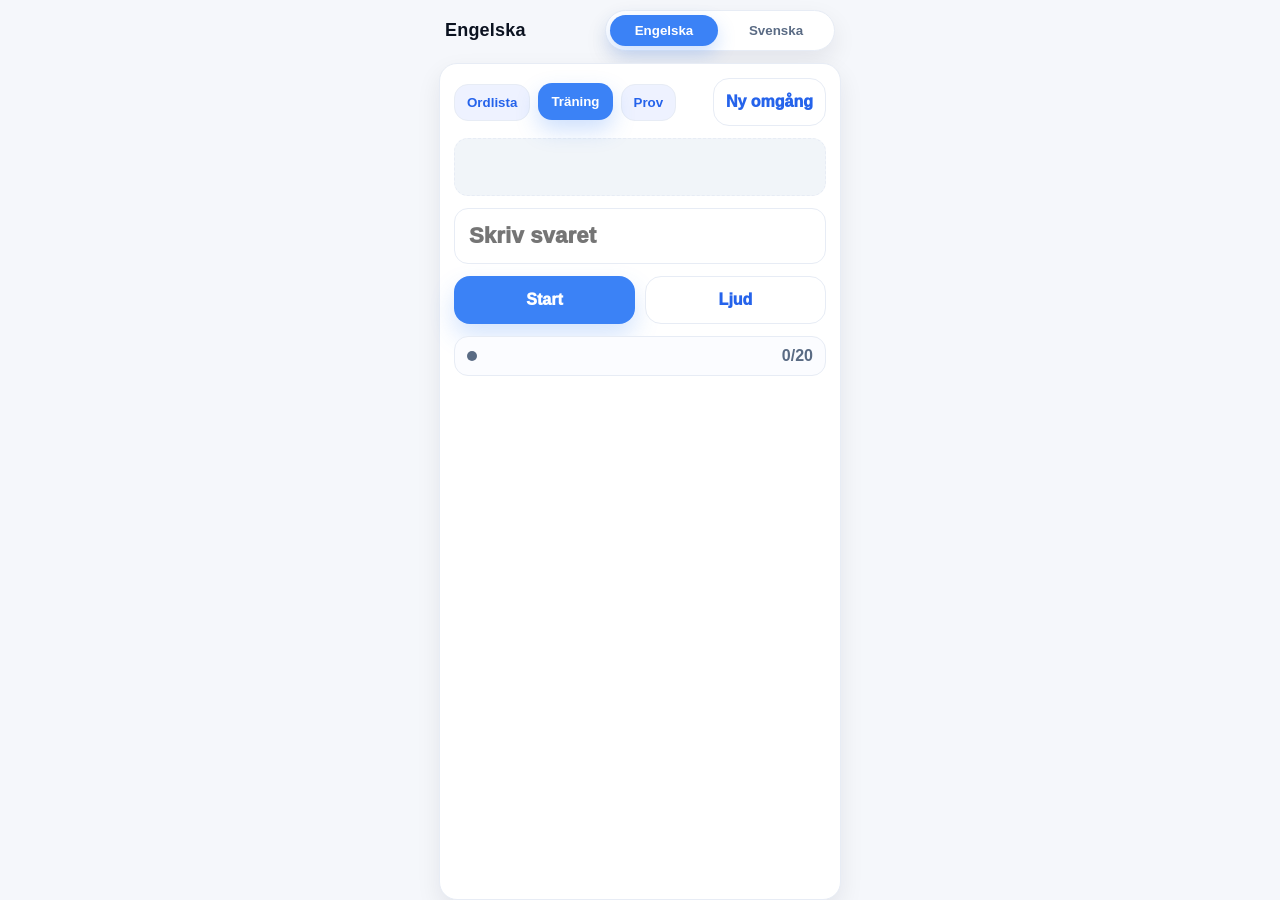
<file: index.html>
<!doctype html>
<html lang="sv">
<head>
  <meta charset="utf-8" />
  <meta name="viewport" content="width=device-width, initial-scale=1, viewport-fit=cover" />
  <meta name="apple-mobile-web-app-capable" content="yes" />
  <meta name="apple-mobile-web-app-status-bar-style" content="default" />
  <title>Glosträning</title>
  <style>
    :root{
      --bg:#f5f7fb;
      --card:#ffffff;
      --txt:#0b1220;
      --muted:#5a6b84;
      --line:#e7ecf5;
      --shadow:0 10px 24px rgba(11,18,32,.08);
      --r:18px;

      --primary:#3b82f6;
      --primary2:#2563eb;
      --ok:#22c55e;
      --bad:#ef4444;
      --soft:#eef2ff;
      --soft2:#f1f5f9;
      --amber:#f59e0b;
      --teal:#10b981;
    }
    *{box-sizing:border-box}
    html,body{height:100%}
    body{
      margin:0;
      font-family:-apple-system,BlinkMacSystemFont,"Segoe UI",Roboto,Arial,Helvetica,sans-serif;
      background:var(--bg);
      color:var(--txt);
      overscroll-behavior:none;
    }

    .app{
      height:100vh;
      padding: env(safe-area-inset-top) 14px env(safe-area-inset-bottom) 14px;
      display:flex;
      flex-direction:column;
      gap:12px;
      max-width:430px;
      margin:0 auto;
    }

    .topbar{
      display:flex;
      align-items:center;
      justify-content:space-between;
      gap:10px;
      padding:10px 6px 0 6px;
    }
    .title{font-size:18px;font-weight:900;letter-spacing:.2px}

    .seg{
      display:flex;
      background:var(--card);
      border:1px solid var(--line);
      border-radius:999px;
      padding:4px;
      box-shadow:var(--shadow);
      gap:4px;
    }
    .seg button{
      border:0;
      background:transparent;
      padding:8px 12px;
      border-radius:999px;
      font-weight:900;
      color:var(--muted);
      cursor:pointer;
      min-width:108px;
    }
    .seg button.active{
      background:var(--primary);
      color:#fff;
      box-shadow:0 8px 18px rgba(59,130,246,.25);
    }

    .card{
      background:var(--card);
      border:1px solid var(--line);
      border-radius:var(--r);
      box-shadow:var(--shadow);
      padding:14px;
      flex:1 1 auto;
      display:flex;
      flex-direction:column;
      gap:12px;
      min-height:0;
    }

    .modeRow{
      display:flex;
      gap:10px;
      align-items:center;
      justify-content:space-between;
    }
    .modeBtns{
      display:flex;
      gap:8px;
      align-items:center;
      flex-wrap:wrap;
    }
    .modeBtn{
      border:1px solid var(--line);
      background:var(--soft);
      color:var(--primary2);
      padding:10px 12px;
      border-radius:14px;
      font-weight:900;
      cursor:pointer;
      user-select:none;
    }
    .modeBtn.active{
      background:var(--primary);
      color:#fff;
      border-color:transparent;
      box-shadow:0 10px 22px rgba(59,130,246,.25);
      transform:translateY(-1px);
    }

    .bigPrompt{
      font-size:26px;
      font-weight:1000;
      text-align:center;
      padding:10px 8px;
      border-radius:14px;
      background:var(--soft2);
      border:1px dashed var(--line);
      user-select:none;
      min-height:58px;
      display:flex;
      align-items:center;
      justify-content:center;
    }

    .inputRow{display:flex;gap:10px;align-items:stretch}
    input{
      flex:1;
      font-size:22px;
      padding:14px 14px;
      border-radius:14px;
      border:1px solid var(--line);
      outline:none;
      background:#fff;
      font-weight:950;
      letter-spacing:.2px;
      -webkit-text-size-adjust:100%;
    }
    input:focus{border-color:var(--primary)}

    .btnGrid{
      display:grid;
      grid-template-columns:1fr 1fr;
      gap:10px;
    }
    .btn{
      border:0;
      border-radius:16px;
      padding:14px 12px;
      font-weight:950;
      font-size:16px;
      cursor:pointer;
      background:var(--primary);
      color:#fff;
      box-shadow:0 12px 24px rgba(59,130,246,.22);
      user-select:none;
    }
    .btn:active{transform:translateY(1px)}
    .btn.secondary{
      background:#fff;
      color:var(--primary2);
      border:1px solid var(--line);
      box-shadow:none;
    }
    .btn.ghost{
      background:var(--soft);
      color:var(--primary2);
      border:1px solid var(--line);
      box-shadow:none;
    }
    .btn:disabled{opacity:.55;cursor:not-allowed;transform:none}

    /* Hint flip-card */
    .btn.hintOn{
      background:var(--teal);
      box-shadow:0 12px 24px rgba(16,185,129,.22);
    }

    .status{
      display:flex;
      justify-content:space-between;
      align-items:center;
      gap:10px;
      padding:10px 12px;
      border-radius:14px;
      border:1px solid var(--line);
      background:#fbfcff;
      font-weight:900;
      color:var(--muted);
      user-select:none;
    }
    .status .left{display:flex;gap:10px;align-items:center}
    .dot{width:10px;height:10px;border-radius:999px;background:var(--muted)}
    .dot.ok{background:var(--ok)}
    .dot.bad{background:var(--bad)}

    /* Lists / flashcards */
    .listWrap{
      flex:1 1 auto;
      min-height:0;
      overflow:auto;
      border:1px solid var(--line);
      border-radius:16px;
      padding:10px;
      background:#fbfcff;
    }
    .grid{
      display:grid;
      grid-template-columns:1fr;
      gap:10px;
    }
    .flash{
      border:1px solid var(--line);
      background:#fff;
      border-radius:16px;
      padding:14px;
      box-shadow:0 8px 18px rgba(11,18,32,.06);
      cursor:pointer;
      user-select:none;
      display:flex;
      justify-content:space-between;
      gap:10px;
      align-items:center;
      font-weight:950;
      font-size:18px;
    }
    .flash .tag{
      font-size:12px;
      font-weight:900;
      color:var(--muted);
      background:var(--soft);
      padding:6px 10px;
      border-radius:999px;
      border:1px solid var(--line);
      white-space:nowrap;
    }
    .flash.revealed{
      border-color:#c7ddff;
      background:#f8fbff;
    }

    .overlay{
      position:fixed;
      inset:0;
      background:rgba(11,18,32,.5);
      display:none;
      align-items:center;
      justify-content:center;
      padding:18px;
    }
    .overlay.show{display:flex}
    .modal{
      width:min(430px,100%);
      background:var(--card);
      border-radius:22px;
      border:1px solid var(--line);
      box-shadow:var(--shadow);
      padding:16px;
      display:flex;
      flex-direction:column;
      gap:12px;
      max-height:80vh;
    }
    .modal h2{margin:0;font-size:18px;font-weight:1000}
    .small{font-size:12px;color:var(--muted);font-weight:900}
    .missList{
      border:1px solid var(--line);
      border-radius:16px;
      overflow:auto;
      max-height:42vh;
      background:#fbfcff;
    }
    .row{
      padding:10px 12px;
      display:flex;
      justify-content:space-between;
      gap:12px;
      border-top:1px solid var(--line);
      font-weight:950;
    }
    .row:first-child{border-top:0}
  </style>
</head>
<body>
  <div class="app">
    <div class="topbar">
      <div class="title" id="screenTitle">Engelska</div>
      <div class="seg" role="tablist">
        <button id="tabEng" class="active" type="button">Engelska</button>
        <button id="tabSwe" type="button">Svenska</button>
      </div>
    </div>

    <div class="card">
      <div class="modeRow">
        <div class="modeBtns" id="modeBtns"></div>
        <button class="btn secondary" id="btnReset" type="button">Ny omgång</button>
      </div>

      <div class="bigPrompt" id="prompt"></div>

      <div class="inputRow" id="inputRow">
        <input
          id="answer"
          type="text"
          placeholder="Skriv svaret"
          autocomplete="off"
          autocapitalize="off"
          autocorrect="off"
          spellcheck="false"
          inputmode="text"
        />
      </div>

      <div id="listArea" class="listWrap" style="display:none;">
        <div class="grid" id="listGrid"></div>
      </div>

      <div class="btnGrid" id="actions"></div>

      <div class="status">
        <div class="left"><span class="dot" id="dot"></span><span id="statusText"></span></div>
        <div><span id="counter">0/0</span></div>
      </div>
    </div>
  </div>

  <div class="overlay" id="overlay" aria-hidden="true">
    <div class="modal">
      <h2 id="resultTitle">Resultat</h2>
      <div class="small" id="resultMeta"></div>
      <div class="missList" id="resultList"></div>
      <div class="btnGrid">
        <button class="btn" id="btnClose" type="button">Stäng</button>
        <button class="btn secondary" id="btnPlayAgain" type="button">Ny omgång</button>
      </div>
      <div class="small" id="records"></div>
    </div>
  </div>

  <script>
    /***************
     * ORD (från dina bilder)
     ***************/
    const englishWords = [
      { sv: "tak", en: "roof" },
      { sv: "skorsten", en: "chimney" },
      { sv: "terrass", en: "terrace" },
      { sv: "balkong", en: "balcony" },
      { sv: "trädgård", en: "garden" },
      { sv: "garage", en: "garage" },
      { sv: "dörr", en: "door" },
      { sv: "fönster", en: "window" },
      { sv: "hiss", en: "lift" },
      { sv: "trappa", en: "stairs" },
      { sv: "vägg", en: "wall" },
      { sv: "golv", en: "floor" },
      { sv: "hall", en: "entrance hall" },
      { sv: "korridor", en: "hallway" },
      { sv: "kök", en: "kitchen" },
      { sv: "vardagsrum", en: "living room" },
      { sv: "badrum", en: "bathroom" },
      { sv: "sovrum", en: "bedroom" },
      { sv: "arbetsrum", en: "study" },
      { sv: "källare", en: "basement" }
    ];

    // Betydelserna är korta och barnvänliga – kan justeras om du vill.
    const swedishWords = [
      {
        "sv": "regering",
        "meaning": "Styr landet och ser till att riksdagens beslut genomförs."
      },
      {
        "sv": "riksdag",
        "meaning": "Folkvalda politiker som beslutar om lagar och statens pengar."
      },
      {
        "sv": "lagstiftning",
        "meaning": "Att skapa eller ändra lagar."
      },
      {
        "sv": "censur",
        "meaning": "När en makthavare granskar och stoppar information som människor vill sprida."
      },
      {
        "sv": "statschef",
        "meaning": "En person som representerar ett land, till exempel en kung eller president."
      },
      {
        "sv": "släktträd",
        "meaning": "En bild som visar hur personer är släkt med varandra."
      },
      {
        "sv": "sjöstjärna",
        "meaning": "Ett djur som lever i havet, saknar ryggrad och ofta har fem armar."
      },
      {
        "sv": "ryggradslös",
        "meaning": "Saknar ryggrad, som till exempel en mask eller insekt."
      },
      {
        "sv": "växelvarm",
        "meaning": "Kroppstemperaturen ändras med temperaturen i omgivningen, som hos en ödla."
      },
      {
        "sv": "däggdjur",
        "meaning": "Djur vars ungar dricker mjölk från sin mamma, till exempel människor, hundar och valar."
      }
    ];

    /***************
     * STATE
     ***************/
    const Screens = { ENG:"ENG", SWE:"SWE" };
    const Modes = { LIST:"LIST", TRAIN:"TRAIN", TEST:"TEST", MEANING:"MEANING" };

    let screen = Screens.ENG;
    let mode = Modes.TRAIN;

    let round = [];
    let idx = -1;
    let attemptsFirstTryOk = new Map();
    let misses = new Map();
    let started = false;
    let firstAttemptThisWord = true;

    // Hint flip state (english training)
    let hintState = { on:false, text:"" };

    // Records
    const LS = {
      engBest: "glosapp_eng_best",
      engPerfectCount: "glosapp_eng_perfect_count",
      sweBest: "glosapp_swe_2026_v38_best",
      swePerfectCount: "glosapp_swe_2026_v38_perfect_count",
    };

    /***************
     * UI
     ***************/
    const tabEng = document.getElementById("tabEng");
    const tabSwe = document.getElementById("tabSwe");
    const screenTitle = document.getElementById("screenTitle");
    const modeBtns = document.getElementById("modeBtns");
    const btnReset = document.getElementById("btnReset");
    const promptEl = document.getElementById("prompt");
    const answerEl = document.getElementById("answer");
    const inputRow = document.getElementById("inputRow");
    const actions = document.getElementById("actions");
    const dot = document.getElementById("dot");
    const statusText = document.getElementById("statusText");
    const counter = document.getElementById("counter");
    const listArea = document.getElementById("listArea");
    const listGrid = document.getElementById("listGrid");

    const overlay = document.getElementById("overlay");
    const resultTitle = document.getElementById("resultTitle");
    const resultMeta = document.getElementById("resultMeta");
    const resultList = document.getElementById("resultList");
    const btnClose = document.getElementById("btnClose");
    const btnPlayAgain = document.getElementById("btnPlayAgain");
    const recordsEl = document.getElementById("records");

    /***************
     * ANTI-CHEAT
     ***************/
    function hardenInput(el){
      el.setAttribute("autocomplete","off");
      el.setAttribute("autocapitalize","off");
      el.setAttribute("autocorrect","off");
      el.setAttribute("spellcheck","false");
      el.setAttribute("data-gramm","false");
      el.setAttribute("data-gramm_editor","false");
      el.setAttribute("data-enable-grammarly","false");
    }
    hardenInput(answerEl);
    document.addEventListener("contextmenu", e => e.preventDefault());
    document.addEventListener("selectstart", e => e.preventDefault());
    answerEl.addEventListener("paste", e => e.preventDefault());

    /***************
     * AUDIO BLIPS
     ***************/
    let audioCtx = null;
    function ensureAudio(){
      if(!audioCtx) audioCtx = new (window.AudioContext || window.webkitAudioContext)();
      if(audioCtx.state === "suspended") audioCtx.resume();
    }
    function blip(ok=true){
      ensureAudio();
      const t = audioCtx.currentTime;
      const o = audioCtx.createOscillator();
      const g = audioCtx.createGain();
      o.type = "sine";
      o.frequency.setValueAtTime(ok ? 880 : 220, t);
      o.frequency.exponentialRampToValueAtTime(ok ? 1320 : 160, t + 0.12);
      g.gain.setValueAtTime(0.0001, t);
      g.gain.exponentialRampToValueAtTime(0.18, t + 0.01);
      g.gain.exponentialRampToValueAtTime(0.0001, t + 0.16);
      o.connect(g).connect(audioCtx.destination);
      o.start(t);
      o.stop(t + 0.18);
    }

    /***************
     * TTS
     ***************/
    function speak(text, lang){
      try{
        window.speechSynthesis.cancel();
        const u = new SpeechSynthesisUtterance(text);
        u.lang = lang;
        u.rate = 0.9;
        window.speechSynthesis.speak(u);
      }catch(e){}
    }
    const delay = ms => new Promise(r => setTimeout(r, ms));

    /***************
     * HELPERS
     ***************/
    function shuffle(arr){
      const a = arr.slice();
      for(let i=a.length-1;i>0;i--){
        const j = Math.floor(Math.random()*(i+1));
        [a[i],a[j]] = [a[j],a[i]];
      }
      return a;
    }
    function norm(s){ return (s||"").trim().toLowerCase().replace(/\s+/g," "); }
    function setStatus(kind, text){
      dot.className = "dot" + (kind ? (" " + kind) : "");
      statusText.textContent = text || "";
    }
    function setCounter(){
      const total = round.length || 0;
      const at = started ? Math.max(0, idx+1) : 0;
      counter.textContent = `${at}/${total}`;
    }
    function currentItem(){ return round[idx] || null; }
    function keyForItem(it){
      if(screen===Screens.ENG) return `ENG:${it.sv}=>${it.en}`;
      return `SWE:${it.sv}`;
    }

    /***************
     * MODES AVAILABLE
     ***************/
    function getModesForScreen(scr){
      if(scr === Screens.ENG) return [Modes.LIST, Modes.TRAIN, Modes.TEST];
      return [Modes.MEANING, Modes.TEST];
    }
    function labelForMode(m){
      if(m===Modes.LIST) return "Ordlista";
      if(m===Modes.TRAIN) return "Träning";
      if(m===Modes.TEST) return "Prov";
      if(m===Modes.MEANING) return "Betydelse";
      return m;
    }

    /***************
     * BUILD / RESET
     ***************/
    function buildRound(){
      const source = (screen===Screens.ENG) ? englishWords : swedishWords;
      round = shuffle(source);
      idx = 0;
      attemptsFirstTryOk = new Map();
      misses = new Map();
      firstAttemptThisWord = true;
      hintState = { on:false, text:"" };
      setCounter();
    }

    function resetRound(){
      started = false;
      buildRound();
      answerEl.value = "";
      setStatus("", "");
      hideResults();
      renderModes();
      renderView();
    }

    function startRound(){
      ensureAudio(); // unlock iOS audio/TTS
      started = true;
      if(round.length === 0) buildRound();
      idx = 0;
      firstAttemptThisWord = true;
      hintState = { on:false, text:"" };
      answerEl.value = "";
      setStatus("", "");
      renderView();
      answerEl.focus();

      // Swedish TEST: speak current word once at start (same as pressing Lyssna)
      if(screen===Screens.SWE && mode===Modes.TEST){
        listenSwedish();
      }
    }

    function nextWord(){
      if(idx >= round.length-1){
        finishRound();
        return false;
      }
      idx += 1;
      firstAttemptThisWord = true;
      hintState = { on:false, text:"" };
      answerEl.value = "";
      setStatus("", "");
      renderView();
      answerEl.focus();
      return true;
    }

    function finishRound(){
      started = false;
      renderView();
      showResults(); // only meaningful for TRAIN/TEST; harmless otherwise
    }

    /***************
     * RENDER
     ***************/
    function renderModes(){
      modeBtns.innerHTML = "";
      const modes = getModesForScreen(screen);

      modes.forEach(m => {
        const b = document.createElement("button");
        b.type = "button";
        b.className = "modeBtn" + (mode===m ? " active" : "");
        b.textContent = labelForMode(m);
        b.onclick = () => {
          mode = m;
          resetRound();
        };
        modeBtns.appendChild(b);
      });
    }

    function renderView(){
      // Header title
      screenTitle.textContent = (screen===Screens.ENG) ? "Engelska" : "Svenska v. 38";

      // Show/hide areas based on mode
      const isList = (mode===Modes.LIST || mode===Modes.MEANING);
      listArea.style.display = isList ? "block" : "none";
      inputRow.style.display = isList ? "none" : "flex";
      actions.style.display = "grid";
      promptEl.style.display = "flex";

      if(isList){
        // List/Meaning view
        promptEl.textContent = "";
        renderFlashcards();
        renderActions(); // only Reset is in header; actions can be empty
        setCounter(); // show 0/total effectively (we keep it)
        return;
      }

      // Quiz view
      listGrid.innerHTML = "";
      const it = started ? currentItem() : null;

      if(!started){
        promptEl.textContent = "";
      }else{
        if(screen===Screens.ENG){
          promptEl.textContent = it ? it.sv : "";
          answerEl.placeholder = "Skriv på engelska";
        }else{
          promptEl.textContent = "Stava ordet";
          answerEl.placeholder = "Skriv på svenska";
        }
      }

      renderActions();
      setCounter();
    }

    function renderFlashcards(){
      listGrid.innerHTML = "";
      const src = (screen===Screens.ENG) ? englishWords : swedishWords;

      // For ENG LIST: show Swedish first, tap -> reveal English
      // For SWE MEANING: show word, tap -> reveal meaning
      src.forEach(item => {
        const card = document.createElement("div");
        card.className = "flash";
        card.dataset.revealed = "0";

        let frontText = "";
        let backText = "";
        let tagFront = "";
        let tagBack = "";

        if(screen===Screens.ENG && mode===Modes.LIST){
          frontText = item.sv;
          backText = item.en;
          tagFront = "SV";
          tagBack = "EN";
        }else{
          // Swedish meaning
          frontText = item.sv;
          backText = item.meaning || "—";
          tagFront = "ORD";
          tagBack = "BETYDELSE";
        }

        card.innerHTML = `
          <div class="txt">${frontText}</div>
          <div class="tag">${tagFront}</div>
        `;

        card.onclick = () => {
  const rev = card.dataset.revealed === "1";
  const nowReveal = !rev; // true = vi byter till baksidan

  card.dataset.revealed = nowReveal ? "1" : "0";
  card.classList.toggle("revealed", nowReveal);

  const t = nowReveal ? backText : frontText;
  const tag = nowReveal ? tagBack : tagFront;
  card.querySelector(".txt").textContent = t;
  card.querySelector(".tag").textContent = tag;

  // NYTT: I engelska ordlistan – när man vänder till engelska, läs upp ordet
  if(screen===Screens.ENG && mode===Modes.LIST && nowReveal){
    speak(item.en, "en-US");
  }

  // (Behåll svensk "Betydelse"-ljud som innan)
  if(screen===Screens.SWE && mode===Modes.MEANING){
    speak(item.sv, "sv-SE");
  }
};


        listGrid.appendChild(card);
      });
    }

    function renderActions(){
      actions.innerHTML = "";

      // List modes: no quiz actions
      if(mode===Modes.LIST || mode===Modes.MEANING){
        // Keep grid empty to stay clean
        actions.style.display = "none";
        return;
      }
      actions.style.display = "grid";

      if(!started){
        const start = document.createElement("button");
        start.className = "btn";
        start.type = "button";
        start.textContent = "Start";
        start.onclick = () => startRound();
        actions.appendChild(start);

        const unlock = document.createElement("button");
        unlock.className = "btn secondary";
        unlock.type = "button";
        unlock.textContent = "Ljud";
        unlock.onclick = () => { blip(true); speak("Hello", "en-US"); };
        actions.appendChild(unlock);
        return;
      }

      const submit = document.createElement("button");
      submit.className = "btn";
      submit.type = "button";
      submit.textContent = "Rätta";
      submit.onclick = () => checkAnswer();
      actions.appendChild(submit);

      if(screen===Screens.ENG){
        if(mode === Modes.TRAIN){
          const hint = document.createElement("button");
          hint.className = "btn secondary";
          hint.type = "button";
          hint.textContent = hintState.on ? hintState.text : "Ledtråd";
          hint.classList.toggle("hintOn", hintState.on);
          hint.onclick = () => toggleHint(hint);
          actions.appendChild(hint);

          const listen = document.createElement("button");
          listen.className = "btn ghost";
          listen.type = "button";
          listen.textContent = "Lyssna";
          listen.onclick = () => listenEnglish();
          actions.appendChild(listen);

          const skip = document.createElement("button");
          skip.className = "btn ghost";
          skip.type = "button";
          skip.textContent = "Nästa";
          skip.onclick = () => markSkipAndNext();
          actions.appendChild(skip);
        }else{
          const next = document.createElement("button");
          next.className = "btn secondary";
          next.type = "button";
          next.textContent = "Nästa";
          next.onclick = () => nextWord();
          actions.appendChild(next);
        }
      }else{
        const listenSwe = document.createElement("button");
        listenSwe.className = "btn secondary";
        listenSwe.type = "button";
        listenSwe.textContent = "Lyssna";
        listenSwe.onclick = () => listenSwedish();
        actions.appendChild(listenSwe);

        const next = document.createElement("button");
        next.className = "btn ghost";
        next.type = "button";
        next.textContent = "Nästa";
        next.onclick = () => nextWord();
        actions.appendChild(next);
      }
    }

    /***************
     * HINT FLIP (English training)
     ***************/
    function toggleHint(btn){
      const it = currentItem();
      if(!it) return;
      if(!hintState.on){
        const two = (it.en || "").slice(0,2).toUpperCase();
        hintState.on = true;
        hintState.text = `${two}…`;
        btn.textContent = hintState.text;
        btn.classList.add("hintOn");
      }else{
        hintState.on = false;
        hintState.text = "";
        btn.textContent = "Ledtråd";
        btn.classList.remove("hintOn");
      }
    }

    /***************
     * LISTEN
     ***************/
    function listenEnglish(){
      const it = currentItem();
      if(!it) return;
      speak(it.en, "en-US");
    }
    function listenSwedish(){
      const it = currentItem();
      if(!it) return;
      speak(it.sv, "sv-SE");
    }

    /***************
     * CHECK ANSWER
     ***************/
    async function checkAnswer(){
      const it = currentItem();
      if(!it) return;

      const user = norm(answerEl.value);
      if(!user){
        setStatus("bad", "");
        blip(false);
        return;
      }

      if(screen === Screens.ENG){
        const correct = norm(it.en);
        const k = keyForItem(it);

        if(user === correct){
          if(!attemptsFirstTryOk.has(k)) attemptsFirstTryOk.set(k, firstAttemptThisWord);
          setStatus("ok", "");
          blip(true);

          // Prov: read the word after correct answer (as before)
          if(mode === Modes.TEST){
            speak(it.en, "en-US");
          }
          nextWord();
        }else{
          if(!attemptsFirstTryOk.has(k)) attemptsFirstTryOk.set(k, false);
          const m = misses.get(k) || { prompt: it.sv, correct: it.en, wrongs: 0 };
          m.wrongs += 1;
          misses.set(k, m);

          setStatus("bad", "");
          blip(false);
          firstAttemptThisWord = false;
          answerEl.select();
        }
        return;
      }

      // Swedish TEST: no "read correct word" after correct
      const correct = norm(it.sv);
      const k = keyForItem(it);

      if(user === correct){
        if(!attemptsFirstTryOk.has(k)) attemptsFirstTryOk.set(k, firstAttemptThisWord);
        setStatus("ok", "");
        blip(true);

        // After correct: 1s -> "Nästa ord" -> 0.5s -> speak NEXT word
        const hasNext = (idx < round.length - 1);
        if(hasNext){
          await delay(1000);
          speak("Nästa ord", "sv-SE");
          await delay(500);
          nextWord(); // move to next
          const nxt = currentItem();
          if(nxt) speak(nxt.sv, "sv-SE");
        }else{
          // last word -> finish after short pause
          await delay(500);
          finishRound();
        }
      }else{
        if(!attemptsFirstTryOk.has(k)) attemptsFirstTryOk.set(k, false);
        const m = misses.get(k) || { prompt: "Stavning", correct: it.sv, wrongs: 0 };
        m.wrongs += 1;
        misses.set(k, m);

        setStatus("bad", "");
        blip(false);
        firstAttemptThisWord = false;
        answerEl.select();
      }
    }

    function markSkipAndNext(){
      const it = currentItem();
      if(!it) return;
      const k = keyForItem(it);
      if(!attemptsFirstTryOk.has(k)) attemptsFirstTryOk.set(k, false);
      const m = misses.get(k) || { prompt: it.sv, correct: it.en, wrongs: 0 };
      m.wrongs += 1;
      misses.set(k, m);
      setStatus("bad", "");
      blip(false);
      nextWord();
    }

    /***************
     * RESULTS + RECORDS (only quiz modes)
     ***************/
    function getBestKey(){
      return (screen===Screens.ENG) ? LS.engBest : LS.sweBest;
    }
    function getPerfectKey(){
      return (screen===Screens.ENG) ? LS.engPerfectCount : LS.swePerfectCount;
    }

    function showResults(){
      // Only show if quiz mode and a round actually ran
      if(mode===Modes.LIST || mode===Modes.MEANING) return;

      const total = round.length || 0;
      if(total === 0) return;

      const firstTryFails = [];
      for(const it of round){
        const k = keyForItem(it);
        const okFirst = attemptsFirstTryOk.get(k) === true;
        if(!okFirst){
          if(screen===Screens.ENG){
            firstTryFails.push({ left: it.sv, right: it.en });
          }else{
            firstTryFails.push({ left: it.sv, right: it.sv });
          }
        }
      }

      const wrongCountUnique = firstTryFails.length;
      const correctFirstTry = total - wrongCountUnique;

      const isRecordRelevant = (screen===Screens.SWE) || (screen===Screens.ENG && mode===Modes.TEST);
      let best = Number(localStorage.getItem(getBestKey()) || "0");
      if(isRecordRelevant && correctFirstTry > best){
        best = correctFirstTry;
        localStorage.setItem(getBestKey(), String(best));
      }
      const perfect = (wrongCountUnique === 0);
      if(isRecordRelevant && perfect){
        const c = Number(localStorage.getItem(getPerfectKey()) || "0") + 1;
        localStorage.setItem(getPerfectKey(), String(c));
      }

      overlay.classList.add("show");
      overlay.setAttribute("aria-hidden","false");

      resultTitle.textContent = (screen===Screens.ENG ? "Engelska" : "Svenska");
      resultMeta.textContent = `${correctFirstTry}/${total}`;

      resultList.innerHTML = "";
      if(firstTryFails.length === 0){
        const r = document.createElement("div");
        r.className = "row";
        r.innerHTML = `<span>Inga missar</span><span class="small">Felfritt</span>`;
        resultList.appendChild(r);
      }else{
        for(const x of firstTryFails){
          const r = document.createElement("div");
          r.className = "row";
          r.innerHTML = `<span>${x.left}</span><span class="small">${x.right}</span>`;
          resultList.appendChild(r);
        }
      }

      const bestNow = Number(localStorage.getItem(getBestKey()) || "0");
      const perfectCount = Number(localStorage.getItem(getPerfectKey()) || "0");
      recordsEl.textContent =
        (screen===Screens.ENG && mode===Modes.TRAIN)
          ? ""
          : `Rekord: ${bestNow}/${total} • Felfritt: ${perfectCount}`;
    }

    function hideResults(){
      overlay.classList.remove("show");
      overlay.setAttribute("aria-hidden","true");
    }

    /***************
     * EVENTS
     ***************/
    btnReset.addEventListener("click", () => resetRound());
    btnClose.addEventListener("click", () => hideResults());
    btnPlayAgain.addEventListener("click", () => { hideResults(); resetRound(); startRound(); });

    tabEng.addEventListener("click", () => {
      screen = Screens.ENG;
      mode = Modes.TRAIN;
      tabEng.classList.add("active");
      tabSwe.classList.remove("active");
      resetRound();
    });

    tabSwe.addEventListener("click", () => {
      screen = Screens.SWE;
      mode = Modes.TEST;
      tabSwe.classList.add("active");
      tabEng.classList.remove("active");
      resetRound();
    });

    answerEl.addEventListener("keydown", (e) => {
      if(e.key === "Enter"){
        e.preventDefault();
        checkAnswer();
      }
    });

    /***************
     * INIT
     ***************/
    (function init(){
      setStatus("", "");
      resetRound();
    })();
  </script>
</body>
</html>
</file>
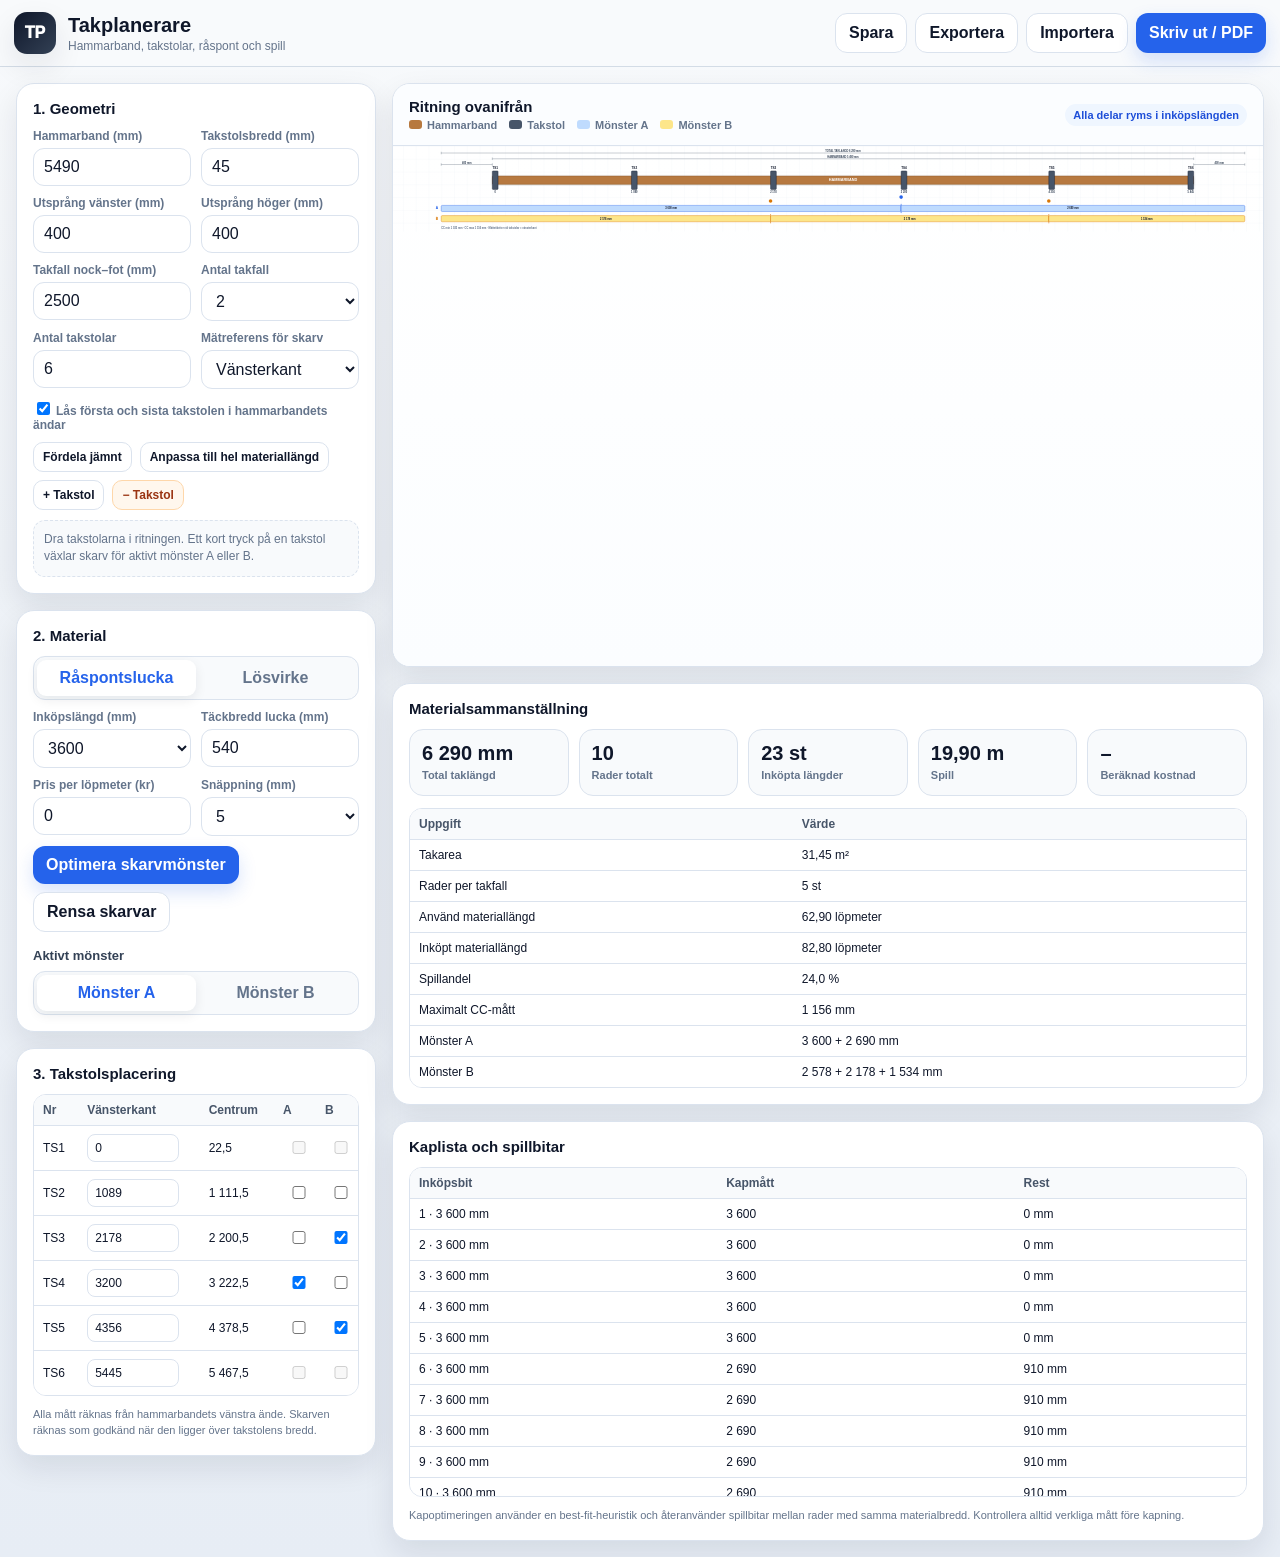
<file: takplanerare/index.html>
<!doctype html>
<html lang="sv">
<head>
  <meta charset="utf-8" />
  <meta name="viewport" content="width=device-width,initial-scale=1,viewport-fit=cover" />
  <meta name="theme-color" content="#0f172a" />
  <title>Takplanerare</title>
  <link rel="stylesheet" href="styles.css" />
</head>
<body>
<div class="app">
  <header class="topbar">
    <div class="brand"><div class="logo">TP</div><div><h1>Takplanerare</h1><div class="sub">Hammarband, takstolar, råspont och spill</div></div></div>
    <div class="toolbar noPrint">
      <button class="btn secondary" id="saveBtn">Spara</button>
      <button class="btn secondary" id="exportBtn">Exportera</button>
      <button class="btn secondary" id="importBtn">Importera</button>
      <button class="btn" id="printBtn">Skriv ut / PDF</button>
      <input class="hide" id="fileInput" type="file" accept="application/json" />
    </div>
  </header>

  <main class="grid">
    <section class="stack controls">
      <div class="card">
        <h2>1. Geometri</h2>
        <div class="formGrid">
          <div class="field"><label>Hammarband (mm)</label><input id="beam" type="number" min="500" step="5"></div>
          <div class="field"><label>Takstolsbredd (mm)</label><input id="rafterWidth" type="number" min="20" step="1"></div>
          <div class="field"><label>Utsprång vänster (mm)</label><input id="overL" type="number" min="0" step="5"></div>
          <div class="field"><label>Utsprång höger (mm)</label><input id="overR" type="number" min="0" step="5"></div>
          <div class="field"><label>Takfall nock–fot (mm)</label><input id="slope" type="number" min="200" step="10"></div>
          <div class="field"><label>Antal takfall</label><select id="sides"><option value="1">1</option><option value="2">2</option></select></div>
          <div class="field"><label>Antal takstolar</label><input id="rafterCount" type="number" min="2" max="20" step="1"></div>
          <div class="field"><label>Mätreferens för skarv</label><select id="supportRef"><option value="left">Vänsterkant</option><option value="center">Centrum</option><option value="right">Högerkant</option></select></div>
          <div class="field full"><label><input id="lockEnds" type="checkbox" style="width:auto;margin-right:6px">Lås första och sista takstolen i hammarbandets ändar</label></div>
        </div>
        <div class="rowBtns">
          <button class="btn secondary small" id="equalBtn">Fördela jämnt</button>
          <button class="btn secondary small" id="fitBtn">Anpassa till hel materiallängd</button>
          <button class="btn secondary small" id="addRafterBtn">+ Takstol</button>
          <button class="btn warn small" id="removeRafterBtn">− Takstol</button>
        </div>
        <div class="hint">Dra takstolarna i ritningen. Ett kort tryck på en takstol växlar skarv för aktivt mönster A eller B.</div>
      </div>

      <div class="card">
        <h2>2. Material</h2>
        <div class="seg" aria-label="Materialtyp"><button id="panelMode">Råspontslucka</button><button id="looseMode">Lösvirke</button></div>
        <div class="formGrid" style="margin-top:10px">
          <div class="field"><label>Inköpslängd (mm)</label><select id="stockLength"><option>3600</option><option>3900</option><option>4200</option><option>4800</option><option>5100</option><option>5400</option></select></div>
          <div class="field"><label id="coverLabel">Täckbredd lucka (mm)</label><input id="coverWidth" type="number" min="20" step="1"></div>
          <div class="field"><label>Pris per löpmeter (kr)</label><input id="priceLm" type="number" min="0" step="0.1"></div>
          <div class="field"><label>Snäppning (mm)</label><select id="snap"><option>1</option><option>5</option><option>10</option><option>25</option><option>50</option></select></div>
        </div>
        <div class="rowBtns">
          <button class="btn" id="optimizeBtn">Optimera skarvmönster</button>
          <button class="btn secondary" id="clearSeamsBtn">Rensa skarvar</button>
        </div>
        <h3>Aktivt mönster</h3>
        <div class="seg"><button id="patternABtn">Mönster A</button><button id="patternBBtn">Mönster B</button></div>
      </div>

      <div class="card">
        <h2>3. Takstolsplacering</h2>
        <div class="tableWrap"><table><thead><tr><th>Nr</th><th>Vänsterkant</th><th>Centrum</th><th>A</th><th>B</th></tr></thead><tbody id="rafterRows"></tbody></table></div>
        <div class="footerNote">Alla mått räknas från hammarbandets vänstra ände. Skarven räknas som godkänd när den ligger över takstolens bredd.</div>
      </div>
    </section>

    <section class="stack">
      <div class="card drawingCard">
        <div class="drawingHead">
          <div><h2 style="margin:0 0 4px">Ritning ovanifrån</h2><div class="legend"><span><i style="background:#b7793f"></i>Hammarband</span><span><i style="background:#475569"></i>Takstol</span><span><i style="background:#bfdbfe"></i>Mönster A</span><span><i style="background:#fde68a"></i>Mönster B</span></div></div>
          <div class="pill" id="validationPill">Kontrollerar…</div>
        </div>
        <div class="drawingWrap"><svg id="drawing" viewBox="-800 0 7800 670" role="img" aria-label="Måttsatt takritning"></svg></div>
      </div>

      <div class="card">
        <h2>Materialsammanställning</h2>
        <div class="statusGrid">
          <div class="metric"><b id="roofLengthMetric">0</b><span>Total taklängd</span></div>
          <div class="metric"><b id="rowsMetric">0</b><span>Rader totalt</span></div>
          <div class="metric"><b id="stockMetric">0</b><span>Inköpta längder</span></div>
          <div class="metric"><b id="wasteMetric">0</b><span>Spill</span></div>
          <div class="metric"><b id="costMetric">0</b><span>Beräknad kostnad</span></div>
        </div>
        <div class="tableWrap" style="margin-top:12px"><table><thead><tr><th>Uppgift</th><th>Värde</th></tr></thead><tbody id="summaryRows"></tbody></table></div>
      </div>

      <div class="card">
        <h2>Kaplista och spillbitar</h2>
        <div class="tableWrap cutList"><table><thead><tr><th>Inköpsbit</th><th>Kapmått</th><th>Rest</th></tr></thead><tbody id="cutRows"></tbody></table></div>
        <div class="footerNote">Kapoptimeringen använder en best-fit-heuristik och återanvänder spillbitar mellan rader med samma materialbredd. Kontrollera alltid verkliga mått före kapning.</div>
      </div>
    </section>
  </main>
</div>
<div class="toast" id="toast"></div>

<script src="app.js"></script>
</body>
</html>
</file>
<file: takplanerare/styles.css>
:root{
  --bg:#eef2f7;
  --card:#ffffff;
  --ink:#0f172a;
  --muted:#64748b;
  --line:#dbe3ee;
  --primary:#2563eb;
  --primary2:#1d4ed8;
  --ok:#16a34a;
  --bad:#dc2626;
  --warn:#d97706;
  --wood:#b7793f;
  --wood2:#8f5d2f;
  --panel:#bfdbfe;
  --panel2:#93c5fd;
  --shadow:0 12px 30px rgba(15,23,42,.09);
  --r:18px;
}
*{box-sizing:border-box}
html{scroll-behavior:smooth}
body{
  margin:0;
  min-height:100vh;
  font-family:-apple-system,BlinkMacSystemFont,"Segoe UI",Roboto,Arial,sans-serif;
  color:var(--ink);
  background:linear-gradient(180deg,#f8fafc 0,#eef2f7 35%,#e7edf5 100%);
}
button,input,select{font:inherit}
button{cursor:pointer}
.app{max-width:1440px;margin:0 auto;padding:16px}
.topbar{
  position:sticky;top:0;z-index:30;
  display:flex;align-items:center;justify-content:space-between;gap:12px;
  padding:12px 14px;margin:-16px -16px 16px;
  background:rgba(248,250,252,.92);backdrop-filter:blur(12px);
  border-bottom:1px solid rgba(203,213,225,.8)
}
.brand{display:flex;align-items:center;gap:12px}
.logo{width:42px;height:42px;border-radius:13px;background:linear-gradient(135deg,#0f172a,#334155);color:#fff;display:grid;place-items:center;font-weight:1000;box-shadow:var(--shadow)}
h1{font-size:20px;margin:0;line-height:1.1}.sub{color:var(--muted);font-size:12px;margin-top:3px}
.toolbar{display:flex;gap:8px;flex-wrap:wrap;justify-content:flex-end}
.btn{
  border:0;border-radius:12px;padding:10px 13px;font-weight:800;
  background:var(--primary);color:#fff;box-shadow:0 8px 18px rgba(37,99,235,.18)
}
.btn:hover{background:var(--primary2)}
.btn.secondary{background:#fff;color:var(--ink);border:1px solid var(--line);box-shadow:none}
.btn.warn{background:#fff7ed;color:#9a3412;border:1px solid #fed7aa;box-shadow:none}
.btn.small{padding:7px 9px;border-radius:10px;font-size:12px}
.grid{display:grid;grid-template-columns:360px minmax(0,1fr);gap:16px;align-items:start}
.stack{display:flex;flex-direction:column;gap:16px}
.card{background:var(--card);border:1px solid var(--line);border-radius:var(--r);box-shadow:var(--shadow);padding:16px}
.card h2{font-size:15px;margin:0 0 12px}.card h3{font-size:13px;margin:16px 0 8px;color:#334155}
.formGrid{display:grid;grid-template-columns:1fr 1fr;gap:10px}
.field{display:flex;flex-direction:column;gap:5px}.field.full{grid-column:1/-1}
label{font-size:12px;color:var(--muted);font-weight:800}
input,select{
  width:100%;border:1px solid var(--line);border-radius:11px;padding:9px 10px;background:#fff;color:var(--ink);outline:none
}
input:focus,select:focus{border-color:#93c5fd;box-shadow:0 0 0 3px rgba(37,99,235,.10)}
.seg{display:grid;grid-template-columns:1fr 1fr;border:1px solid var(--line);border-radius:12px;padding:3px;background:#f8fafc}
.seg button{border:0;background:transparent;border-radius:9px;padding:9px;font-weight:900;color:var(--muted)}
.seg button.active{background:#fff;color:var(--primary);box-shadow:0 4px 12px rgba(15,23,42,.08)}
.rowBtns{display:flex;gap:8px;flex-wrap:wrap;margin-top:10px}
.hint{font-size:12px;color:var(--muted);line-height:1.45;background:#f8fafc;border:1px dashed var(--line);border-radius:12px;padding:10px;margin-top:10px}
.drawingCard{padding:0;overflow:hidden}
.drawingHead{display:flex;justify-content:space-between;gap:12px;align-items:center;padding:14px 16px;border-bottom:1px solid var(--line);background:#fbfdff}
.drawingWrap{overflow:auto;background:linear-gradient(#fff,#fbfdff);min-height:520px}
svg{display:block;width:100%;min-width:900px;height:auto;touch-action:none;user-select:none}
.statusGrid{display:grid;grid-template-columns:repeat(5,minmax(0,1fr));gap:10px}
.metric{background:#f8fafc;border:1px solid var(--line);border-radius:14px;padding:12px}.metric b{display:block;font-size:20px}.metric span{font-size:11px;color:var(--muted);font-weight:800}
.good{color:var(--ok)}.bad{color:var(--bad)}.warnText{color:var(--warn)}
.tableWrap{overflow:auto;border:1px solid var(--line);border-radius:13px}
table{border-collapse:collapse;width:100%;font-size:12px;background:#fff}
th,td{padding:8px 9px;border-bottom:1px solid var(--line);text-align:left;white-space:nowrap}
th{background:#f8fafc;color:#475569;position:sticky;top:0;z-index:1}
tr:last-child td{border-bottom:0}
.tinyInput{width:92px;padding:6px 7px;border-radius:8px}
.pill{display:inline-flex;align-items:center;gap:6px;padding:5px 8px;border-radius:999px;background:#eff6ff;color:#1d4ed8;font-weight:900;font-size:11px}
.legend{display:flex;gap:12px;flex-wrap:wrap;font-size:11px;color:var(--muted);font-weight:800}.legend i{display:inline-block;width:13px;height:9px;border-radius:3px;margin-right:5px}
.footerNote{font-size:11px;color:var(--muted);line-height:1.5;margin-top:10px}
.cutList{max-height:330px;overflow:auto}
.toast{position:fixed;right:18px;bottom:18px;background:#0f172a;color:#fff;padding:11px 14px;border-radius:12px;font-weight:800;box-shadow:var(--shadow);opacity:0;transform:translateY(10px);pointer-events:none;transition:.2s;z-index:100}
.toast.show{opacity:1;transform:translateY(0)}
.hide{display:none!important}
@media(max-width:1000px){.grid{grid-template-columns:1fr}.statusGrid{grid-template-columns:repeat(3,1fr)}.topbar{position:static}}
@media(max-width:620px){.app{padding:10px}.topbar{margin:-10px -10px 12px;padding:10px}.sub{display:none}.toolbar .btn{padding:8px 10px;font-size:12px}.formGrid{grid-template-columns:1fr 1fr}.statusGrid{grid-template-columns:1fr 1fr}.card{padding:13px}.drawingHead{align-items:flex-start;flex-direction:column}}
@media print{
  body{background:#fff}.topbar,.noPrint,.toast{display:none!important}.app{max-width:none;padding:0}.grid{display:block}.stack.controls{display:none}.card{box-shadow:none;border:0;padding:6px}.drawingCard{page-break-inside:avoid}.drawingWrap{overflow:visible}.statusGrid{grid-template-columns:repeat(5,1fr)}svg{min-width:0}
}
</file>
